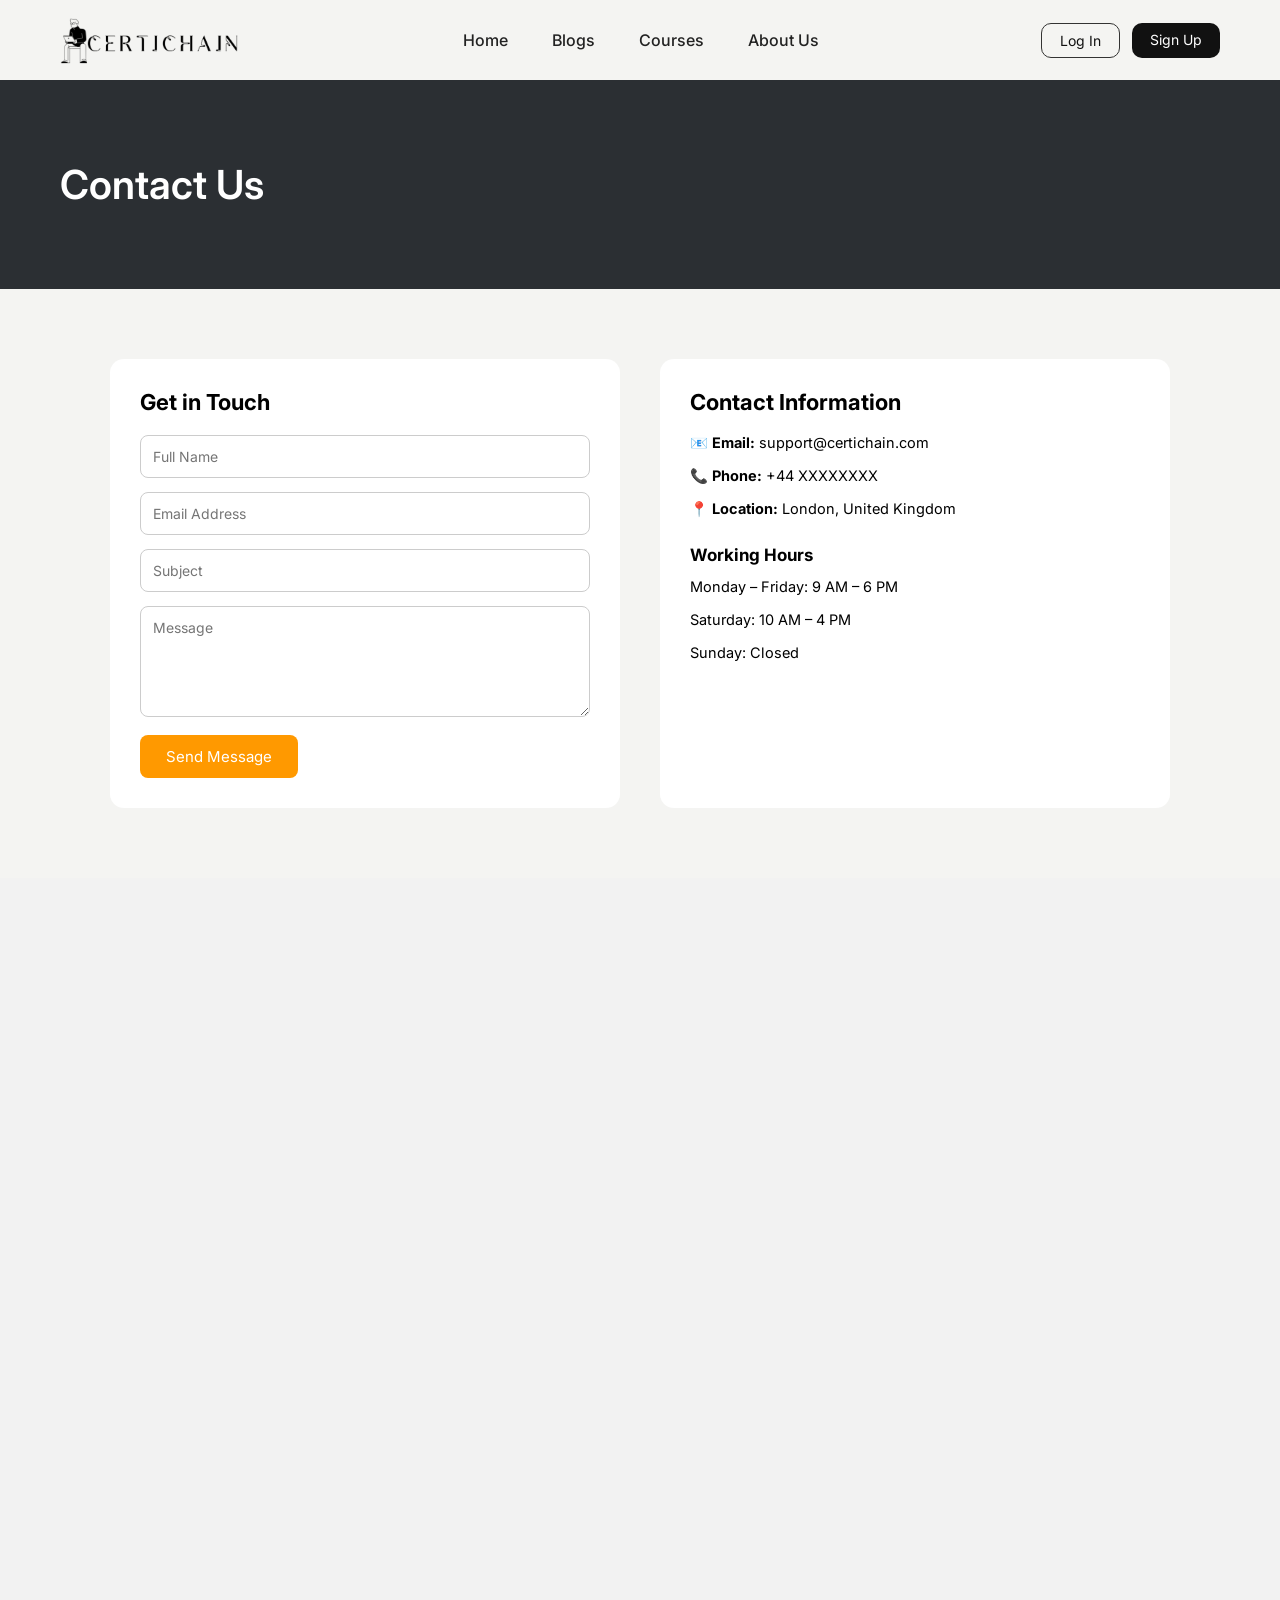
<file: contact.html>
<!DOCTYPE html>
<html lang="en">
<head>
  <meta charset="UTF-8" />
  <meta name="viewport" content="width=device-width, initial-scale=1.0" />
  <title>Contact Us | CertiChain</title>

  <!-- Font -->
  <link href="https://fonts.googleapis.com/css2?family=Inter:wght@300;400;600;700&display=swap" rel="stylesheet">

  <!-- Universal CSS -->
  <link rel="stylesheet" href="css/universal.css">
</head>
<body>

<!-- ================= NAVBAR ================= -->
<header class="navbar">
  <div class="logo">
    <a href="index.html"><img src="images/logo header.png" alt="CertiChain logo"></a>
  </div>

  <nav>
    <a href="home.html">Home</a>
    <a href="blogs.html">Blogs</a>
    <a href="courses.html">Courses</a>
    <a href="about.html">About Us</a>
  </nav>

  <div class="nav-btns">
    <a href="login.html" class="nav-btn login">Log In</a>
    <a href="signup.html" class="nav-btn signup">Sign Up</a>
  </div>
</header>

<!-- ================= CONTACT HERO ================= -->
<section class="contact-hero">
  <h1>Contact Us</h1>
</section>

<!-- ================= CONTACT MAIN ================= -->
<section class="contact-content">
  <div class="contact-container reveal-up">

    <!-- ===== Contact Form ===== -->
    <div class="contact-form-box ">
      <h3>Get in Touch</h3>

      <form>
        <input type="text" placeholder="Full Name" required>
        <input type="email" placeholder="Email Address" required>
        <input type="text" placeholder="Subject" required>
        <textarea placeholder="Message" rows="5" required></textarea>

        <button type="submit">Send Message</button>
      </form>
    </div>

    <!-- ===== Contact Info ===== -->
    <div class="contact-info-box reveal-up">
      <h3>Contact Information</h3>

      <p>📧 <strong>Email:</strong> support@certichain.com</p>
      <p>📞 <strong>Phone:</strong> +44 XXXXXXXX</p>
      <p>📍 <strong>Location:</strong> London, United Kingdom</p>

      <h4>Working Hours</h4>
      <p>Monday – Friday: 9 AM – 6 PM</p>
      <p>Saturday: 10 AM – 4 PM</p>
      <p>Sunday: Closed</p>
    </div>

  </div>
</section>

<!-- ================= QUICK HELP ================= -->
<section class="quick-help reveal-up">
  <div class="quick-help-container">
    <h3>Quick Help</h3>

    <ul>
      <li>How does certificate verification work?</li>
      <li>Is my data secure?</li>
      <li>How can I use AI tools?</li>
    </ul>

    <!-- Social Media -->
    <div class="social-links">
      <a href="#">LinkedIn</a>
      <a href="#">Instagram</a>
      <a href="#">Facebook</a>
    </div>
  </div>
</section>

<!-- ================= NEWSLETTER ================= -->
<section class="newsletter reveal-up">
  <div class="news-left">
    <img src="images/letter image.svg" alt="">
  </div>

  <div class="news-right">
    <h3>SUBSCRIBE TO OUR NEWSLETTER</h3>
    <div class="input-box">
      <input type="email" placeholder="Type your email here">
      <button>SUBSCRIBE</button>
    </div>
  </div>
</section>

<!-- ================= FOOTER ================= -->
<footer class="footer reveal-up">
  <div class="footer-top">
    <div class="logo">
      <img src="images/logo footer.png" alt="">
    </div>

    <div class="links">
      <a href="privacy.html">Privacy Policy</a>
      <a href="blogs.html">Blogs</a>
      <a href="contact.html">Contact Us</a>
      <a href="about.html">About Us</a>
      <a href="courses.html">Courses</a>
    </div>
  </div>

  <p>© 2026 CertiChain. All rights reserved.</p>
</footer>

<!-- Universal JS -->
<script src="js/universal.js"></script>
</body>
</html>
</file>
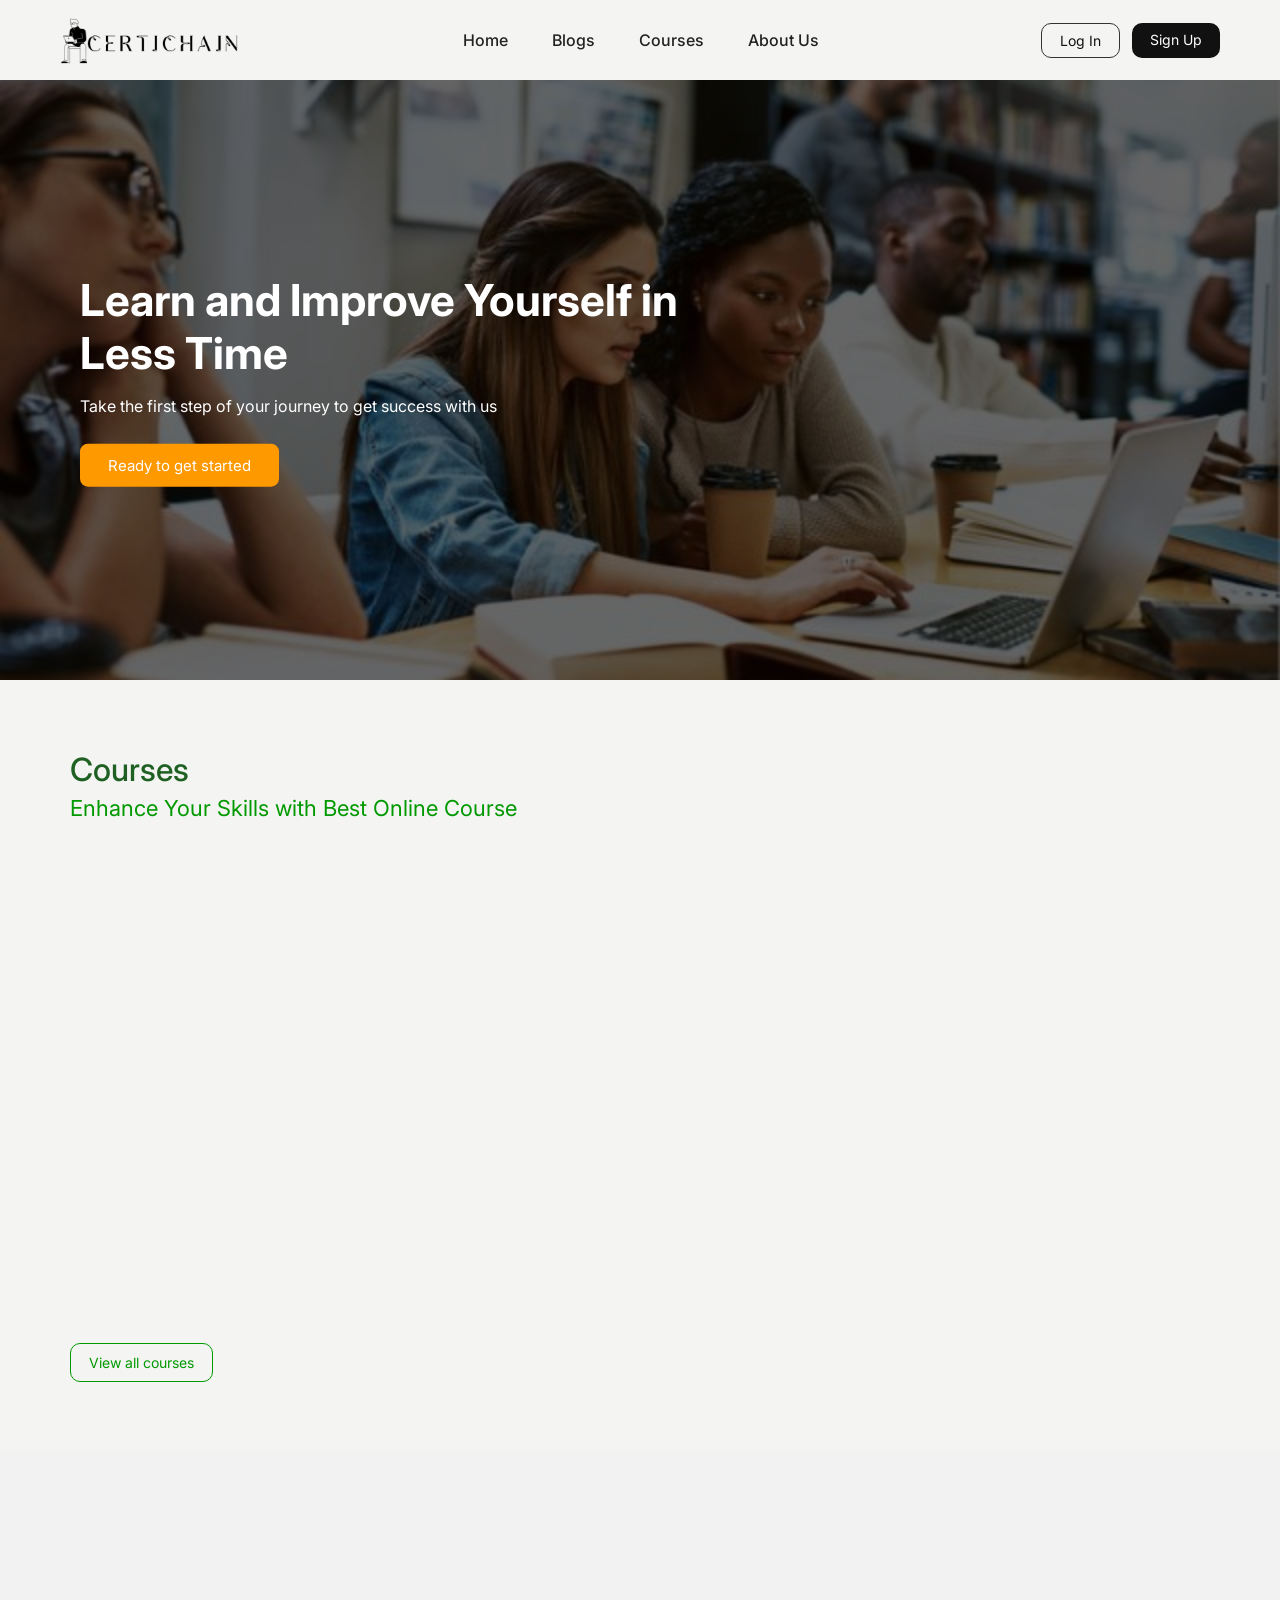
<file: courses.html>
<!DOCTYPE html>
<html lang="en">
<head>
  <meta charset="UTF-8" />
  <meta name="viewport" content="width=device-width, initial-scale=1.0" />
  <title>Courses | CertiChain</title>

  <!-- Font -->
  <link href="https://fonts.googleapis.com/css2?family=Inter:wght@300;400;600;700&display=swap" rel="stylesheet">

  <!--  UNIVERSAL CSS -->
  <link rel="stylesheet" href="css/universal.css">
</head>
<body>

<!-- ================= NAVBAR ================= -->
<header class="navbar">
  <div class="logo">
    <a href="index.html">
      <img src="images/logo header.png" alt="CertiChain Logo">
    </a>
  </div>

  <nav>
    <a href="home.html">Home</a>
    <a href="blogs.html">Blogs</a>
    <a href="courses.html" class="active">Courses</a>
    <a href="about.html">About Us</a>
  </nav>

  <div class="nav-btns">
    <a href="login.html" class="nav-btn login">Log In</a>
    <a href="signup.html" class="nav-btn signup">Sign Up</a>
  </div>
</header>



<!-- ================= COURSES HERO ================= -->
<section class="courses-hero-section reveal-up">
  <div class="courses-hero-overlay"></div>

  <div class="courses-hero-inner">
    <h1>Learn and Improve Yourself in Less Time</h1>
    <p>Take the first step of your journey to get success with us</p>

    <button class="courses-hero-btn">Ready to get started</button>
  </div>
</section>


<!-- ================= COURSES SECTION ================= -->
<section class="blog-section reveal-up">
  <div class="container">

    <h2>Courses</h2>
    <h3>Enhance Your Skills with Best Online Course</h3>

    <div class="blog-grid">

      <!-- COURSE 1 -->
      <div class="blog-card reveal-up">
        <img src="images/course1.jpg" alt="Blockchain Course">
        <h4>Introduction to Blockchain Technology</h4>
        <p>
          Learn the fundamentals of blockchain, decentralization, and real‑world applications.
        </p>
        <span class="read-more">SSS</span>
      </div>

      <!-- COURSE 2 -->
      <div class="blog-card reveal-up">
        <img src="images/course2.webp" alt="AI Verification Course">
        <h4>AI in Data Verification</h4>
        <p>
          Explore how artificial intelligence validates and secures digital data.
        </p>
        <span class="read-more">SSS</span>
      </div>

      <!-- COURSE 3 -->
      <div class="blog-card reveal-up">
        <img src="images/course3.png" alt="AI and Blockchain">
        <h4>How AI and Blockchain Work Together</h4>
        <p>
          Understand the synergy between AI systems and blockchain networks.
        </p>
        <span class="read-more">SSS</span>
      </div>

      <!-- COURSE 4 -->
      <div class="blog-card reveal-up">
        <img src="images/course4.png" alt="Secure Blockchain Records">
        <h4>Secure Digital Records with Blockchain</h4>
        <p>
          Learn how blockchain ensures transparency and security for digital records.
        </p>
        <span class="read-more">SSS</span>
      </div>

    </div>

    <button class="view-btn">View all courses</button>
  </div>
</section>

<!-- ================= NEWSLETTER  ================= -->
<section class="newsletter reveal-up">
  <div class="news-left">
    <img src="images/letter image.svg" alt="Newsletter">
  </div>

  <div class="news-right">
    <h3>SUBSCRIBE TO OUR NEWSLETTER</h3>

    <div class="input-box">
      <input type="email" placeholder="Type your email here">
      <button>SUBSCRIBE</button>
    </div>
  </div>
</section>

<!-- ================= FOOTER (SAME AS BLOGS) ================= -->
<footer class="footer reveal-up">
  <div class="footer-top">
    <div class="logo">
      <img src="images/logo footer.png" alt="CertiChain Footer Logo">
    </div>

    <div class="links">
      <a href="privacy.html">Privacy Policy</a>
      <a href="blogs.html">Blogs</a>
      <a href="contact.html">Contact Us</a>
      <a href="about.html">About Us</a>
      <a href="courses.html">Courses</a>
    </div>
  </div>

  <p>© 2026 CertiChain. All rights reserved. Unauthorized use is prohibited.</p>
</footer>

<!-- ✅ UNIVERSAL JS -->
<script src="js/universal.js"></script>
</body>
</html>
</file>
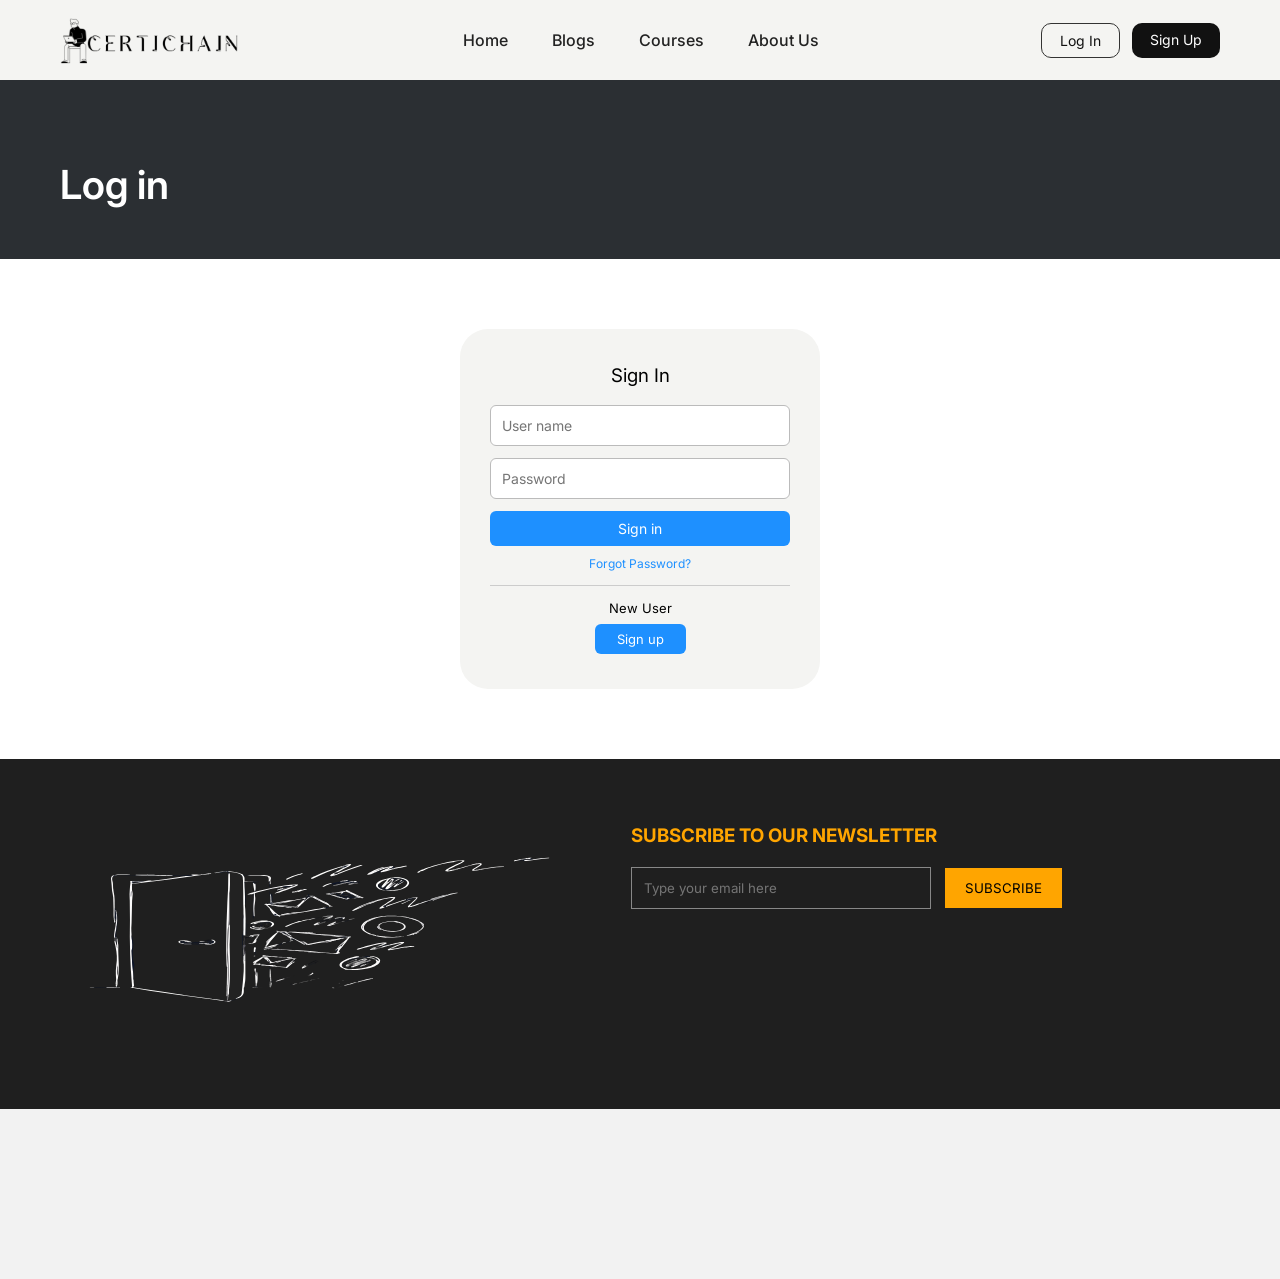
<file: login.html>
<!DOCTYPE html>
<html lang="en">
<head>
  <meta charset="UTF-8" />
  <meta name="viewport" content="width=device-width, initial-scale=1.0" />
  <title>Log in | CertiChain</title>

  <!-- Font -->
  <link href="https://fonts.googleapis.com/css2?family=Inter:wght@300;400;500;600&display=swap" rel="stylesheet">

  <!-- Universal CSS -->
  <link rel="stylesheet" href="css/universal.css">
</head>
<body>

<!-- ================= NAVBAR ================= -->
<header class="navbar">
  <div class="logo">
    <a href="index.html">
      <img src="images/logo header.png" alt="CertiChain logo">
    </a>
  </div>

  <nav>
    <a href="home.html">Home</a>
    <a href="blogs.html">Blogs</a>
    <a href="courses.html">Courses</a>
    <a href="about.html">About Us</a>
  </nav>

  <div class="nav-btns">
  <a href="login.html" class="nav-btn login">Log In</a>
  <a href="signup.html" class="nav-btn signup">Sign Up</a>
</div>
</header>

<!-- ================= PAGE HEADER ================= -->
<section class="page-hero">
  <h1>Log in</h1>
</section>

<!-- ================= SIGN IN ================= -->
<main class="login-page">
  <div class="login-box reveal-up">

    <h3>Sign In</h3>

    <input type="text" placeholder="User name">
    <input type="password" placeholder="Password">

    <button class="btn-primary">Sign in</button>

    <a href="#" class="link">Forgot Password?</a>

    <hr>

    <p class="muted">New User</p>
    <a href="signup.html" class="btn-secondary">Sign up</a>

  </div>
</main>

<!-- ================= NEWSLETTER ================= -->
<section class="newsletter reveal-up">
  <div class="news-left">
    <img src="images/letter image.svg" alt="Newsletter">
  </div>

  <div class="news-right">
    <h3>SUBSCRIBE TO OUR NEWSLETTER</h3>
    <div class="input-box">
      <input type="email" placeholder="Type your email here">
      <button>SUBSCRIBE</button>
    </div>
  </div>
</section>

<!-- ================= FOOTER ================= -->
<footer class="footer reveal-up">
  <div class="footer-top">
    <div class="logo">
      <img src="images/logo footer.png" alt="CertiChain footer logo">
    </div>

    <div class="links">
      <a href="privacy.html">Privacy Policy</a>
      <a href="blogs.html">Blogs</a>
      <a href="contact.html">Contact Us</a>
      <a href="about.html">About Us</a>
      <a href="courses.html">Courses</a>
    </div>
  </div>

  <p>© 2026 CertiChain. All rights reserved.</p>
</footer>

<!-- Universal JS -->
<script src="js/universal.js"></script>

</body>
</html>
</file>
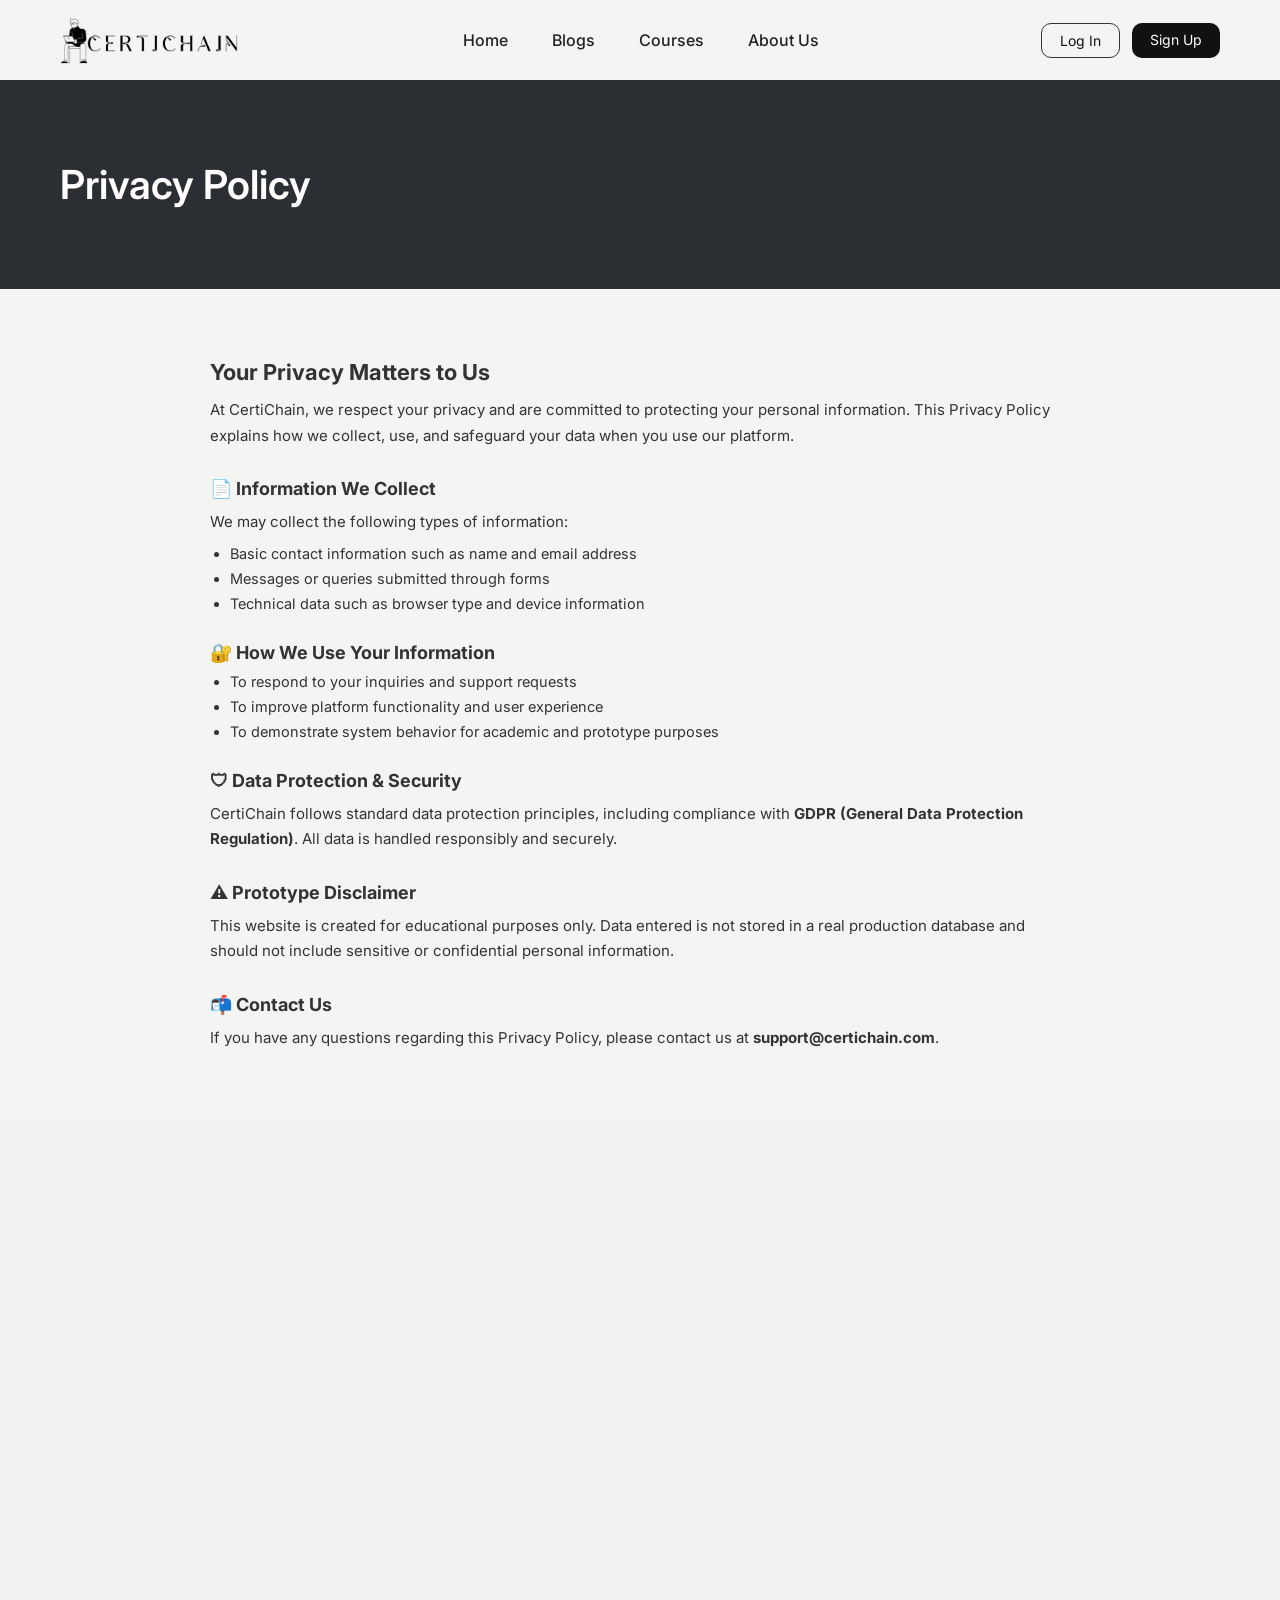
<file: privacy.html>
<!DOCTYPE html>
<html lang="en">
<head>
  <meta charset="UTF-8" />
  <meta name="viewport" content="width=device-width, initial-scale=1.0" />
  <title>Privacy Policy | CertiChain</title>

  <!-- Font -->
  <link href="https://fonts.googleapis.com/css2?family=Inter:wght@300;400;600;700&display=swap" rel="stylesheet">

  <!-- Universal CSS -->
  <link rel="stylesheet" href="css/universal.css">
</head>
<body>

<!-- ================= NAVBAR ================= -->
<header class="navbar">
  <div class="logo">
    <a href="index.html">
      <img src="images/logo header.png" alt="CertiChain logo">
    </a>
  </div>

  <nav>
    <a href="home.html">Home</a>
    <a href="blogs.html">Blogs</a>
    <a href="courses.html">Courses</a>
    <a href="about.html">About Us</a>
  </nav>

  <div class="nav-btns">
    <a href="login.html" class="nav-btn login">Log In</a>
    <a href="signup.html" class="nav-btn signup">Sign Up</a>
  </div>
</header>

<!-- ================= PRIVACY HERO ================= -->
<section class="privacy-hero">
  <h1>Privacy Policy</h1>
</section>

<!-- ================= PRIVACY CONTENT ================= -->
<section class="privacy-content ">
  <div class="privacy-container   reveal-up">

    <h3>Your Privacy Matters to Us</h3>
    <p>
      At CertiChain, we respect your privacy and are committed to protecting
      your personal information. This Privacy Policy explains how we collect,
      use, and safeguard your data when you use our platform.
    </p>

    <h4>📄 Information We Collect</h4>
    <p>We may collect the following types of information:</p>
    <ul>
      <li>Basic contact information such as name and email address</li>
      <li>Messages or queries submitted through forms</li>
      <li>Technical data such as browser type and device information</li>
    </ul>

    <h4>🔐 How We Use Your Information</h4>
    <ul>
      <li>To respond to your inquiries and support requests</li>
      <li>To improve platform functionality and user experience</li>
      <li>To demonstrate system behavior for academic and prototype purposes</li>
    </ul>

    <h4>🛡 Data Protection & Security</h4>
    <p>
      CertiChain follows standard data protection principles, including
      compliance with <strong>GDPR (General Data Protection Regulation)</strong>.
      All data is handled responsibly and securely.
    </p>

    <h4>⚠️ Prototype Disclaimer</h4>
    <p>
      This website is created for educational purposes only. Data entered is not
      stored in a real production database and should not include sensitive or
      confidential personal information.
    </p>

    <h4>📬 Contact Us</h4>
    <p>
      If you have any questions regarding this Privacy Policy, please contact us
      at <strong>support@certichain.com</strong>.
    </p>

  </div>
</section>

<!-- ================= NEWSLETTER ================= -->
<section class="newsletter reveal-up">
  <div class="news-left">
    <img src="images/letter image.svg" alt="Newsletter">
  </div>

  <div class="news-right">
    <h3>SUBSCRIBE TO OUR NEWSLETTER</h3>
    <div class="input-box">
      <input type="email" placeholder="Type your email here">
      <button>SUBSCRIBE</button>
    </div>
  </div>
</section>

<!-- ================= FOOTER ================= -->
<footer class="footer reveal-up">
  <div class="footer-top">
    <div class="logo">
      <img src="images/logo footer.png" alt="CertiChain logo">
    </div>

    <div class="links">
      <a href="privacy.html">Privacy Policy</a>
      <a href="blogs.html">Blogs</a>
      <a href="contact.html">Contact Us</a>
      <a href="about.html">About Us</a>
      <a href="courses.html">Courses</a>
    </div>
  </div>

  <p>© 2026 CertiChain. All rights reserved.</p>
</footer>

<!-- Universal JS -->
<script src="js/universal.js"></script>
</body>
</html>
</file>
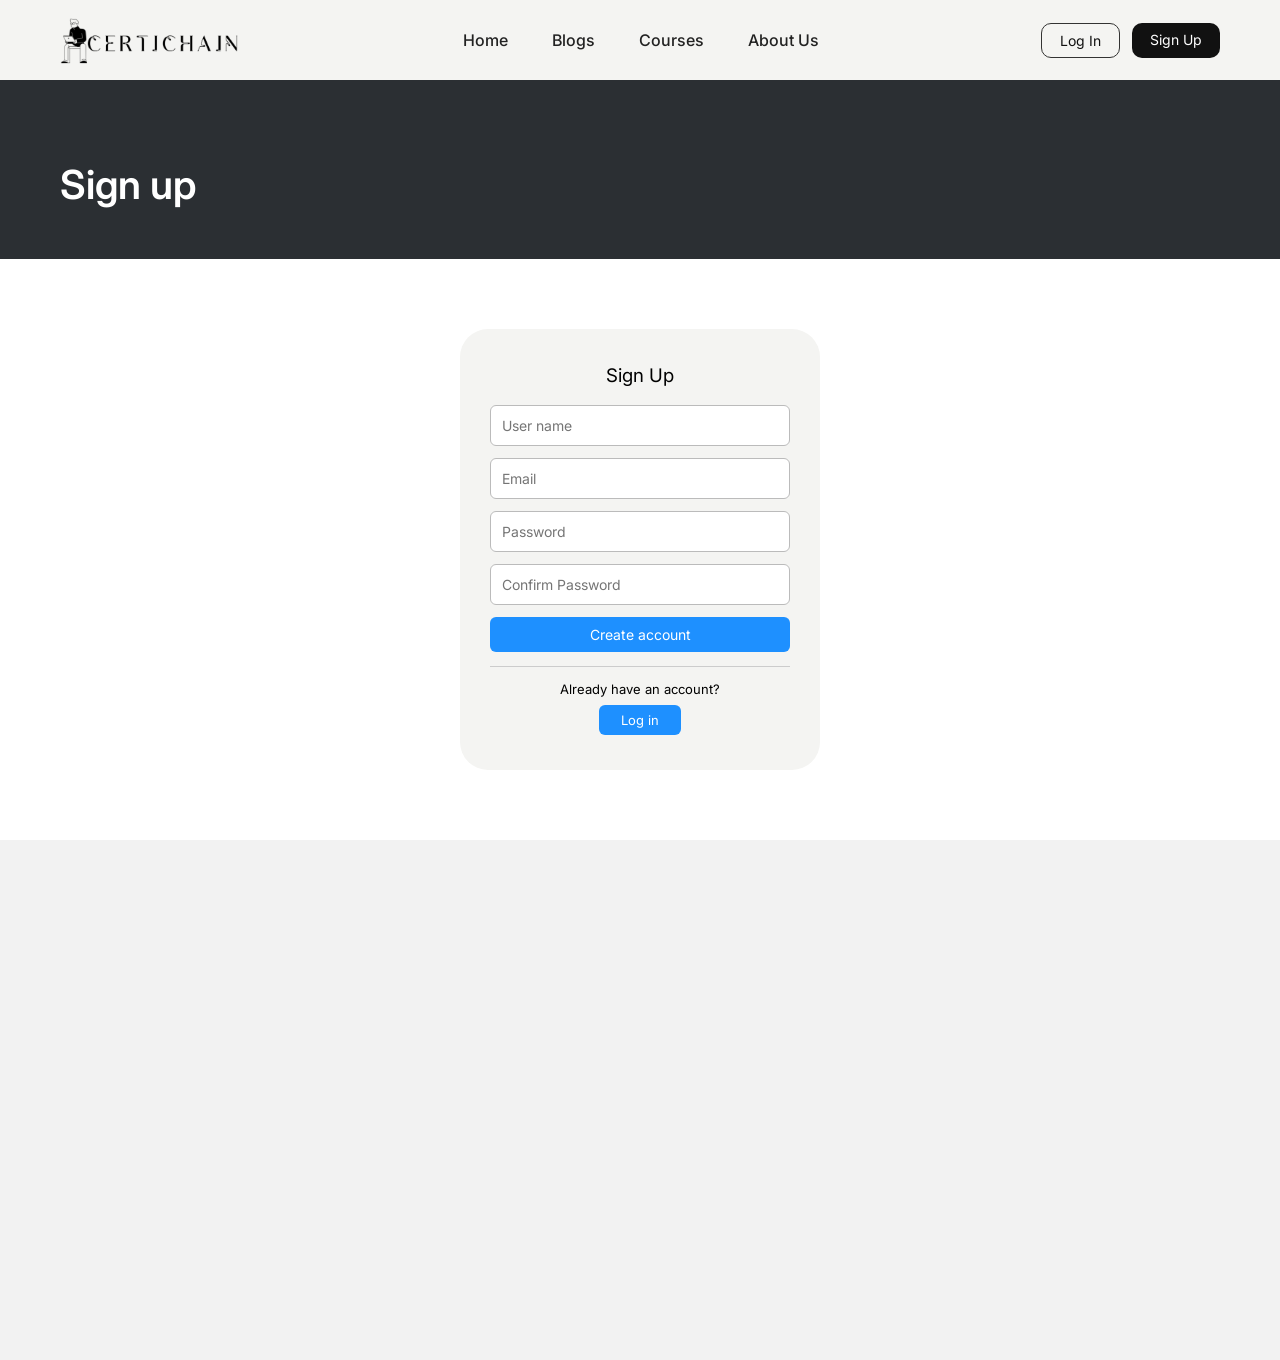
<file: signup.html>
<!DOCTYPE html>
<html lang="en">
<head>
  <meta charset="UTF-8" />
  <meta name="viewport" content="width=device-width, initial-scale=1.0" />
  <title>Sign Up | CertiChain</title>

  <!-- Font -->
  <link href="https://fonts.googleapis.com/css2?family=Inter:wght@300;400;500;600&display=swap" rel="stylesheet">

  <!-- Universal CSS -->
  <link rel="stylesheet" href="css/universal.css">
</head>
<body>

<!-- ================= NAVBAR ================= -->
<header class="navbar">
  <div class="logo">
    <a href="index.html">
      <img src="images/logo header.png" alt="CertiChain Logo">
    </a>
  </div>

  <nav>
    <a href="home.html">Home</a>
    <a href="blogs.html">Blogs</a>
    <a href="courses.html">Courses</a>
    <a href="about.html">About Us</a>
  </nav>

  <div class="nav-btns">
  <a href="login.html" class="nav-btn login">Log In</a>
  <a href="signup.html" class="nav-btn signup">Sign Up</a>
</div>
</header>

<!-- ================= PAGE HEADER ================= -->
<section class="page-hero">
  <h1>Sign up</h1>
</section>

<!-- ================= SIGN UP ================= -->
<main class="login-page">
  <div class="login-box reveal-up">

    <h3>Sign Up</h3>

    <input type="text" placeholder="User name">
    <input type="email" placeholder="Email">
    <input type="password" placeholder="Password">
    <input type="password" placeholder="Confirm Password">

    <button class="btn-primary">Create account</button>

    <hr>

    <p class="muted">Already have an account?</p>
    <a href="login.html" class="btn-secondary">Log in</a>

  </div>
</main>

<!-- ================= NEWSLETTER ================= -->
<section class="newsletter reveal-up">
  <div class="news-left">
    <img src="images/letter image.svg" alt="Newsletter">
  </div>

  <div class="news-right">
    <h3>SUBSCRIBE TO OUR NEWSLETTER</h3>
    <div class="input-box">
      <input type="email" placeholder="Type your email here">
      <button>SUBSCRIBE</button>
    </div>
  </div>
</section>

<!-- ================= FOOTER ================= -->
<footer class="footer reveal-up">
  <div class="footer-top">
    <div class="logo">
      <img src="images/logo footer.png" alt="Footer Logo">
    </div>

    <div class="links">
      <a href="privacy.html">Privacy Policy</a>
      <a href="blogs.html">Blogs</a>
      <a href="contact.html">Contact Us</a>
      <a href="about.html">About Us</a>
      <a href="courses.html">Courses</a>
    </div>
  </div>

  <p>© 2026 CertiChain. All rights reserved.</p>
</footer>

<!-- Universal JS -->
<script src="js/universal.js"></script>

</body>
</html>
</file>
<file: css/universal.css>
* {
  margin: 0;
  padding: 0;
  box-sizing: border-box;
  font-family: 'Inter', sans-serif;
}

body {
  background: #f2f2f2;
}

/* NAVBAR */
.navbar {
  display: flex;
  justify-content: space-between;
  align-items: center;
  padding: 0px 60px;
  height: 80px;
  background: rgb(244, 244, 242);
}

.logo img{

  height: 50px ;
  width: auto;
  display: block;
}

.navbar nav a {
  margin: 0 20px;
  text-decoration: none;
  color: #222;
  font-weight: 500;
}
.nav-btns {
  display: flex;
  gap: 12px;
}

/* Base anchor button */
.nav-btn {
  display: inline-block;
  padding: 8px 18px;
  border-radius: 10px;
  font-size: 14px;
  text-decoration: none;
  cursor: pointer;
  transition: 0.2s ease;
}

/* Login button */
.nav-btn.login {
  border: 1px solid #333;
  background: transparent;
  color: #111;
}

/* Signup button */
.nav-btn.signup {
  background: #111;
  color: #fff;
  border: none;
}

/* Hover effect */
.nav-btn:hover {
  opacity: 0.85;
}

/* HERO */
.hero {
  height: 600px;
  position: relative;
  background-image: url('../images/hero image.png');
  background-size: cover;
  background-position: center;
  background-repeat: no-repeat;
}

.overlay {
  position: absolute;
  width: 100%;
  height: 100%;
  background: rgba(0, 0, 0, 0.85);
}

.hero-content {
  position: relative;
  color: white;
  text-align: center;
  top: 50%;
  transform: translateY(-50%);
}

.hero h1 {
  font-size: 56px;
  font-weight: 700;
}

.hero p {
  margin-top: 15px;
  font-size: 16px;
}

.circle {
  border: 2px solid red;
  padding: 3px 8px;
  border-radius: 50px;
}

/* Upload Box */
.upload-box {
  margin: 30px auto;
  width: 400px;
  padding: 30px;
  background: rgba(255,255,255,0.08);
  border: 1px solid rgba(255,255,255,0.3);
}

.upload-box span {
  display: block;
  margin-bottom: 15px;
  color: #ccc;
}

.upload-box button {
  padding: 8px 20px;
  background: transparent;
  border: 1px solid #aaa;
  color: white;
}

/* ================= BLOG SECTION ================= */

.blog-section {
  background: rgb(244, 244, 242);
  padding: 70px 0;
}

/* CONTAINER */
.blog-section .container {
  max-width: 1180px;
  margin: 0 auto;
  padding: 0 20px;
}

/* HEADINGS */
.blog-section h2 {
  font-size: 32px;
  color: #1f6122;
  font-weight: 500;
}

.blog-section h3 {
  font-size: 22px;
  color: #009900;
  margin-top: 6px;
  font-weight: 400;
}

/* GRID */
.blog-grid {
  margin-top: 30px;
  display: grid;
  grid-template-columns: repeat(4, 1fr);
  gap: 24px;
}

/* CARD */
.blog-card {
  display: flex;
  flex-direction: column;
}

/* CLICKABLE AREA */
.card-link {
  display: block;
  text-decoration: none;
  color: inherit;
}

/* IMAGE */
.blog-card img {
  width: 100%;
  height: 330px;
  object-fit: cover;
  transition: 0.3s ease;
}



/* TITLE */
.blog-card h4 {
  margin-top: 10px;
  font-size: 15.5px;
  font-weight: 600;
  line-height: 1.4;
  color: #111;
}

/* DESCRIPTION */
.blog-card p {
  font-size: 12.8px;
  color: #009900;
  margin-top: 4px;
  line-height: 1.45;
}

/* READ MORE */
.read-more {
  margin-top: 4px;
  font-size: 12.5px;
  color: #222;
  text-decoration: none;
}

/* BUTTON */
.view-btn {
  margin-top: 30px;
  padding: 10px 18px;
  border-radius: 10px;
  border: 1px solid #009900;
  background: transparent;
  cursor: pointer;
  font-size: 14px;
  color: #009900 ;
}

/* NEWSLETTER */
.newsletter {
  display: flex;
  padding: 65px;
  background: #1f1f1f;
  color: white;
}

.news-left img {
  width: 100%;
  height: 220px;
  float: left;
}



.news-right {
  width: 60%;
  padding-left: 40px;
  float: right;
}

.news-right h3 {
  color: orange;
}

.input-box {
  margin-top: 20px;
}

.input-box input {
  padding: 12px;
  width: 300px;
  background: transparent;
  border: 1px solid #888;
  color: white;
}

.input-box button {
  padding: 12px 20px;
  background: orange;
  border: none;
  margin-left: 10px;
}

/* FOOTER */
.footer {
  background: black;
  color: white;
  padding: 30px 60px;
  text-align: center;
}

.footer-top {
  display: flex;
  justify-content: space-between;
  margin-bottom: 20px;
}

.links a {
  margin: 0 10px;
  color: white;
  text-decoration: none;
  font-size: 14px;
}







/* ================= ANIMATIONS ================= */

/* Fade-in (Hero) */
.fade-in-up {
  opacity: 0;
  transform: translateY(30px);
  animation: fadeUp 1s ease forwards;
}

.fade-in-up.delay-1 { animation-delay: 0.2s; }
.fade-in-up.delay-2 { animation-delay: 0.4s; }
.fade-in-up.delay-3 { animation-delay: 0.6s; }

@keyframes fadeUp {
  to {
    opacity: 1;
    transform: translateY(0);
  }
}

/* Scroll reveal */
/* ================= SCROLL FADE (NO GAPS) ================= */

.reveal-up {
  opacity: 0;
  transform: translateY(20px);
  transition:
    opacity 0.65s cubic-bezier(0.4, 0, 0.2, 1),
    transform 0.65s cubic-bezier(0.4, 0, 0.2, 1);
}


.reveal-up.show {
  opacity: 1;
  transform: translateY(0);
}

section,
footer {
  will-change: opacity, transform;
}

/* ================= NAVBAR SCROLL FIX ================= */

.navbar {
  position: fixed;
  top: 0;
  width: 100%;
  z-index: 1000;
  transition: transform 0.3s ease;
}

/* Hide ONLY when scrolling UP */
.navbar.hide {
  transform: translateY(-100%);
}

/* Prevent header overlap */
body {
  padding-top: 80px;
}


/* Card hover (premium feel) */
.blog-card {
  transition: transform 0.3s ease, box-shadow 0.3s ease;
}

.blog-card.reveal-up {
  transition-delay: 0.1s;
}

.blog-card:hover {
  transform: translateY(-6px) scale(1.01);
  box-shadow: 0 10px 25px rgba(0,0,0,0.15);
}

html {
  scroll-behavior: smooth;
}

.reveal-up {
  visibility: hidden;
}

.reveal-up.show {
  visibility: visible;
}

.blog-card:nth-child(1) { transition-delay: 0.05s; }
.blog-card:nth-child(2) { transition-delay: 0.1s; }
.blog-card:nth-child(3) { transition-delay: 0.15s; }
.blog-card:nth-child(4) { transition-delay: 0.2s; }













/* =========================================================
   UNIVERSAL SCROLL ANIMATIONS (ALL PAGES)
========================================================= */

/* Base reveal */
.reveal-up {
  opacity: 0;
  transform: translateY(20px);
  transition:
    opacity 0.6s cubic-bezier(0.4, 0, 0.2, 1),
    transform 0.6s cubic-bezier(0.4, 0, 0.2, 1);
  visibility: hidden;
}

.reveal-up.show {
  opacity: 1;
  transform: translateY(0);
  visibility: visible;
}

/* Cards (blogs, courses) feel smoother */
.card,
.blog-card,
.course-card {
  will-change: transform, opacity;
}

/* Stagger for grids (blogs, courses) */
.blog-card:nth-child(1),
.course-card:nth-child(1) { transition-delay: 0.05s; }

.blog-card:nth-child(2),
.course-card:nth-child(2) { transition-delay: 0.1s; }

.blog-card:nth-child(3),
.course-card:nth-child(3) { transition-delay: 0.15s; }

.blog-card:nth-child(4),
.course-card:nth-child(4) { transition-delay: 0.2s; }

/* =========================================================
   PAGE HEADINGS (About, Blogs, Contact, Policy, Auth)
========================================================= */

.page-hero,
.page-title {
  padding: 80px 60px 50px;
  background: #2b2f33;
  color: white;
}

.page-hero h1,
.page-title h1 {
  font-size: 40px;
  font-weight: 600;
}

/* =========================================================
   FORMS (Login / Sign Up)
========================================================= */

.auth-box {
  background: #f3f3f1;
  border-radius: 25px;
  padding: 40px;
  width: 380px;
  margin: 0 auto;
}

.auth-box input {
  width: 100%;
  padding: 12px;
  margin-bottom: 14px;
  border-radius: 8px;
  border: 1px solid #ccc;
}

/* =========================================================
   CTA & BUTTON STABILITY (NO SHAKE)
========================================================= */

button {
  transform: translateZ(0);
}

/* =========================================================
   SMART NAVBAR (ALL PAGES)
========================================================= */

.navbar {
  position: fixed;
  top: 0;
  width: 100%;
  z-index: 1000;
  transition: transform 0.3s ease;
}

.navbar.hide {
  transform: translateY(-100%);
}

/* Prevent content under navbar */
body {
  padding-top: 80px;
}

/* ========== SIGN IN PAGE (EXACT MATCH) ========== */

.login-page {
  display: flex;
  justify-content: center;
  align-items: flex-start;
  padding: 70px 0;
  background: #ffffff;
}

.login-box {
  width: 360px;
  background: #f4f4f2;
  border-radius: 28px;
  padding: 35px 30px;
  text-align: center;
}

.login-box h3 {
  font-weight: 400;
  margin-bottom: 18px;
}

.login-box input {
  width: 100%;
  padding: 11px;
  margin-bottom: 12px;
  border-radius: 6px;
  border: 1px solid #bbb;
  font-size: 14px;
}

.btn-primary {
  width: 100%;
  padding: 9px;
  background: #1e90ff;
  color: #fff;
  border: none;
  border-radius: 6px;
  font-size: 14px;
  cursor: pointer;
}

.link {
  display: block;
  margin: 10px 0;
  font-size: 12px;
  color: #1e90ff;
  text-decoration: none;
}

.login-box hr {
  border: none;
  height: 1px;
  background: #ccc;
  margin: 14px 0;
}

.muted {
  font-size: 13px;
  margin-bottom: 8px;
}

.btn-secondary {
  display: inline-block;
  padding: 7px 22px;
  background: #1e90ff;
  color: #fff;
  border-radius: 6px;
  font-size: 13px;
  text-decoration: none;
}

/* ================= COURSES HERO (EXACT INTERFACE) ================= */

.courses-hero-section {
  height: 600px;
  position: relative;
  background-image: url('../images/courses\ hero.jpg');
  background-size: cover;
  background-position: center;
  background-repeat: no-repeat;
}

/* dark overlay */
.courses-hero-overlay {
  position: absolute;
  inset: 0;
  background: rgba(0, 0, 0, 0.6);
}

/* content wrapper */

.courses-hero-inner {
  position: absolute;
  top: 50%;
  transform: translateY(-50%);
  left: 80px;

  max-width: 600px;
  color: white;
}


.courses-hero-inner h1 {
  font-size: 44px;
  font-weight: 700;
  line-height: 1.2;
}

.courses-hero-inner p {
  margin: 16px 0 28px;
  font-size: 16px;
}

/* CTA */
.courses-hero-btn {
  background: #ff9900;
  color: white;
  border: none;
  padding: 12px 28px;
  border-radius: 8px;
  font-size: 15px;
  cursor: pointer;
}

/* ================= ABOUT US PAGE ================= */

.about-hero-section {
  position: relative;
  height: 420px;
  background-size: cover;
  background-position: center;
}

.about-hero-overlay {
  position: absolute;
  inset: 0;
  background: rgba(0,0,0,0.65);
}

.about-hero-content {
  position: absolute;
  top: 50%;
  left: 80px;
  transform: translateY(-50%);
  color: white;
  max-width: 600px;
}

.about-hero-content h1 {
  font-size: 44px;
  font-weight: 700;
}

.about-hero-content p {
  margin-top: 10px;
  font-size: 16px;
}

.about-content {
  background: #f4f4f2;
  padding: 70px 0;
}

.about-container {
  max-width: 900px;
  margin: auto;
  padding: 0 20px;
}

.about-container h2 {
  margin-top: 30px;
  font-size: 26px;
  color: #1f6122;
}

.about-container p {
  margin-top: 10px;
  line-height: 1.7;
  font-size: 15px;
  color: #333;
}


/* ================= CONTACT HERO ================= */

.contact-hero {
  background: #2b2f33;
  padding: 80px 60px;
}

.contact-hero h1 {
  color: #ffffff;
  font-size: 40px;
  font-weight: 600;
}

/* ================= CONTACT MAIN CONTENT ================= */

.contact-content {
  background: #f4f4f2;
  padding: 70px 0;
}

.contact-container {
  max-width: 1100px;
  margin: auto;
  padding: 0 20px;

  display: grid;
  grid-template-columns: 1fr 1fr;
  gap: 40px;
}

/* ================= CONTACT FORM ================= */

.contact-form-box {
  background: #ffffff;
  padding: 30px;
  border-radius: 14px;
}

.contact-form-box h3 {
  margin-bottom: 20px;
  font-size: 22px;
}

.contact-form-box input,
.contact-form-box textarea {
  width: 100%;
  padding: 12px;
  margin-bottom: 14px;
  border-radius: 8px;
  border: 1px solid #ccc;
  font-size: 14px;
}

.contact-form-box textarea {
  resize: vertical;
}

.contact-form-box button {
  background: #ff9900;
  color: #ffffff;
  border: none;
  padding: 12px 26px;
  border-radius: 8px;
  font-size: 15px;
  cursor: pointer;
}

/* ================= CONTACT INFO ================= */

.contact-info-box {
  background: #ffffff;
  padding: 30px;
  border-radius: 14px;
}

.contact-info-box h3 {
  margin-bottom: 16px;
  font-size: 22px;
}

.contact-info-box p {
  margin-bottom: 10px;
  font-size: 14.5px;
  line-height: 1.6;
}

.contact-info-box h4 {
  margin-top: 24px;
  margin-bottom: 10px;
  font-size: 17px;
}

/* ================= QUICK HELP ================= */

.quick-help {
  background: #ffffff;
  padding: 60px 20px;
}

.quick-help-container {
  max-width: 900px;
  margin: auto;
  text-align: center;
}

.quick-help-container h3 {
  font-size: 24px;
  margin-bottom: 20px;
}

.quick-help-container ul {
  list-style: none;
  padding: 0;
  margin: 0;
}

.quick-help-container ul li {
  margin-bottom: 10px;
  font-size: 15px;
}

/* ================= SOCIAL LINKS ================= */

.social-links {
  margin-top: 24px;
}

.social-links a {
  margin: 0 10px;
  text-decoration: none;
  font-weight: 500;
  color: #1f6122;
}

/* ================= RESPONSIVE ================= */

@media (max-width: 768px) {
  .contact-container {
    grid-template-columns: 1fr;
  }

  .contact-hero {
    padding: 60px 30px;
  }

  .contact-hero h1 {
    font-size: 32px;
  }
}


/* ================= PRIVACY POLICY PAGE ================= */

.privacy-hero {
  background: #2b2f33;
  padding: 80px 60px;
}

.privacy-hero h1 {
  color: white;
  font-size: 40px;
  font-weight: 600;
}

.privacy-content {
  background: #f4f4f2;
  padding: 70px 0;
}

.privacy-container {
  max-width: 900px;
  margin: auto;
  padding: 0 20px;
  color: #333;
}

.privacy-container h3 {
  font-size: 22px;
  margin-bottom: 12px;
}

.privacy-container h4 {
  margin-top: 30px;
  font-size: 18px;
}

.privacy-container p {
  margin-top: 10px;
  line-height: 1.7;
  font-size: 15px;
}

.privacy-container ul {
  margin-top: 10px;
  padding-left: 20px;
}

.privacy-container ul li {
  margin-bottom: 8px;
  font-size: 14.5px;
}

/* Responsive */
@media (max-width: 768px) {
  .privacy-hero {
    padding: 60px 30px;
  }

  .privacy-hero h1 {
    font-size: 32px;
  }
  
}


/* no‑blink fade for long sections */
.reveal-soft {
  opacity: 0.25;
  transform: translateY(20px);
  transition: opacity 0.6s ease, transform 0.6s ease;
}

.reveal-soft.show {
  opacity: 1;
  transform: translateY(0);
}
</file>
